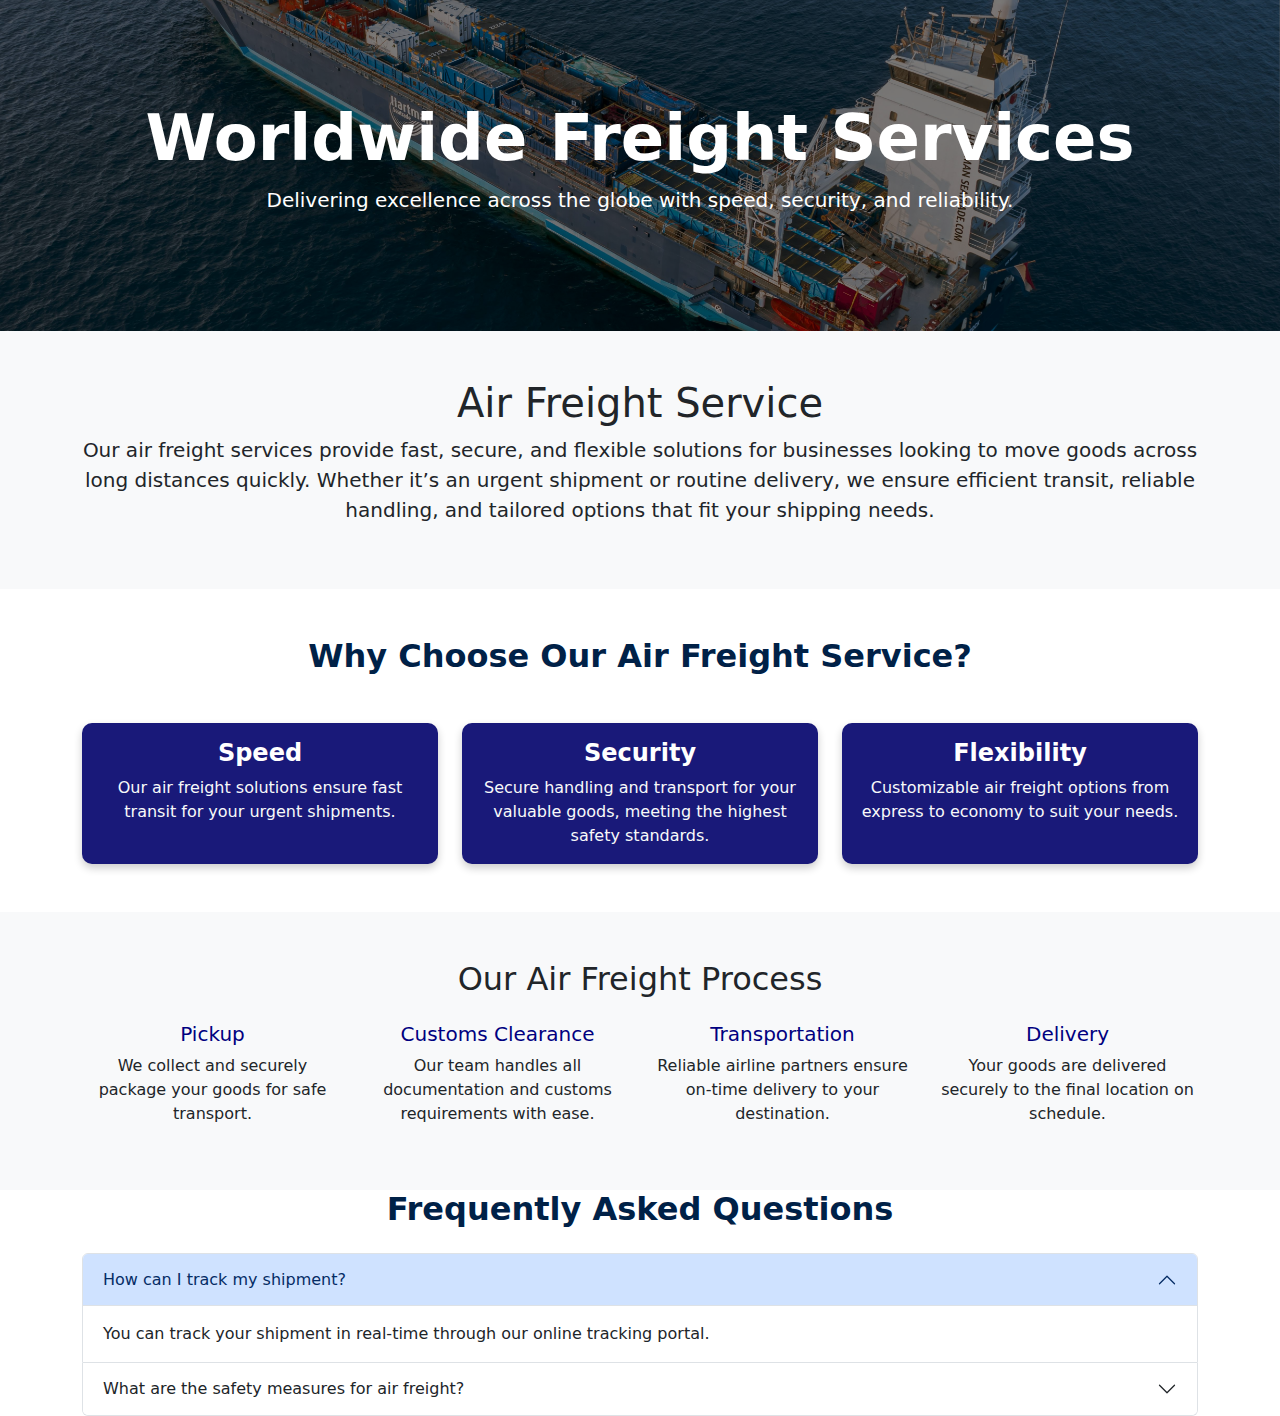
<file: air_freight.html>
<!DOCTYPE html>
<html lang="en">

<head>
    <link rel="icon" href="images/logo1.png" type="image/x-icon">
    <meta charset="utf-8">
    <meta name="viewport" content="width=device-width, initial-scale=1.0">
    <title>Air Freight Services - SLE</title>
    <link href="https://cdn.jsdelivr.net/npm/bootstrap@5.3.0-alpha1/dist/css/bootstrap.min.css" rel="stylesheet">
    <link rel="stylesheet" href="css/air_freight.css">
</head>

<body>

    <!-- Navbar -->


    <!-- Header Section with Background Image -->
    <header class="header-section text-center">
        <div class="overlay">
            <div class="container">
                <h1 class="display-4">Worldwide Freight Services</h1>
                <p class="lead">Delivering excellence across the globe with speed, security, and reliability.</p>
                <!-- <a href="contact.html" class="btn btn-primary btn-lg mt-3">Get Started!</a>
            </div> -->
            </div>
    </header>



    <!-- Intro Section -->
    <section class="intro-section text-center py-5 bg-light">
        <div class="container">
            <h1>Air Freight Service</h1>
            <p class="lead">Our air freight services provide fast, secure, and flexible solutions for businesses looking
                to move goods across long distances quickly. Whether it’s an urgent shipment or routine delivery, we
                ensure efficient transit, reliable handling, and tailored options that fit your shipping needs.</p>
        </div>
    </section>

    <!-- Services Section -->
    <section class="services-section text-center py-5">
        <div class="container">
            <h2 class="mb-5">Why Choose Our Air Freight Service?</h2>
            <div class="row g-4">
                <div class="col-md-4">
                    <div class="card service-card h-100">
                        <div class="card-body">
                            <h4 class="card-title">Speed</h4>
                            <p class="card-text">Our air freight solutions ensure fast transit for your urgent
                                shipments.</p>
                        </div>
                    </div>
                </div>
                <div class="col-md-4">
                    <div class="card service-card h-100">
                        <div class="card-body">
                            <h4 class="card-title">Security</h4>
                            <p class="card-text">Secure handling and transport for your valuable goods, meeting the
                                highest safety standards.</p>
                        </div>
                    </div>
                </div>
                <div class="col-md-4">
                    <div class="card service-card h-100">
                        <div class="card-body">
                            <h4 class="card-title">Flexibility</h4>
                            <p class="card-text">Customizable air freight options from express to economy to suit your
                                needs.</p>
                        </div>
                    </div>
                </div>
            </div>
        </div>
    </section>
    <!-- Process Section -->
    <section class="text-center bg-light py-5">
        <div class="container">
            <h2>Our Air Freight Process</h2>
            <div class="row mt-4">
                <div class="col-md-3 process-step">
                    <h5>Pickup</h5>
                    <p>We collect and securely package your goods for safe transport.</p>
                </div>
                <div class="col-md-3 process-step">
                    <h5>Customs Clearance</h5>
                    <p>Our team handles all documentation and customs requirements with ease.</p>
                </div>
                <div class="col-md-3 process-step">
                    <h5>Transportation</h5>
                    <p>Reliable airline partners ensure on-time delivery to your destination.</p>
                </div>
                <div class="col-md-3 process-step">
                    <h5>Delivery</h5>
                    <p>Your goods are delivered securely to the final location on schedule.</p>
                </div>
            </div>
        </div>
    </section>

    <!-- FAQ Section -->
    <section class="faq-section">
        <div class="container">
            <h2 class="text-center mb-4">Frequently Asked Questions</h2>
            <div class="accordion" id="faqAccordion">
                <div class="accordion-item">
                    <h2 class="accordion-header" id="faq1">
                        <button class="accordion-button" type="button" data-bs-toggle="collapse"
                            data-bs-target="#answer1" aria-expanded="true" aria-controls="answer1">
                            How can I track my shipment?
                        </button>
                    </h2>
                    <div id="answer1" class="accordion-collapse collapse show" aria-labelledby="faq1"
                        data-bs-parent="#faqAccordion">
                        <div class="accordion-body">
                            You can track your shipment in real-time through our online tracking portal.
                        </div>
                    </div>
                </div>
                <div class="accordion-item">
                    <h2 class="accordion-header" id="faq2">
                        <button class="accordion-button collapsed" type="button" data-bs-toggle="collapse"
                            data-bs-target="#answer2" aria-expanded="false" aria-controls="answer2">
                            What are the safety measures for air freight?
                        </button>
                    </h2>
                    <div id="answer2" class="accordion-collapse collapse" aria-labelledby="faq2"
                        data-bs-parent="#faqAccordion">
                        <div class="accordion-body">
                            We adhere to strict safety protocols, ensuring safe handling, packaging, and transit of your
                            goods.
                        </div>
                    </div>
                </div>
            </div>
        </div>
    </section>


    <!-- Scripts -->
    <script src="https://cdn.jsdelivr.net/npm/bootstrap@5.3.0-alpha1/dist/js/bootstrap.bundle.min.js"></script>
</body>

</html>
</file>
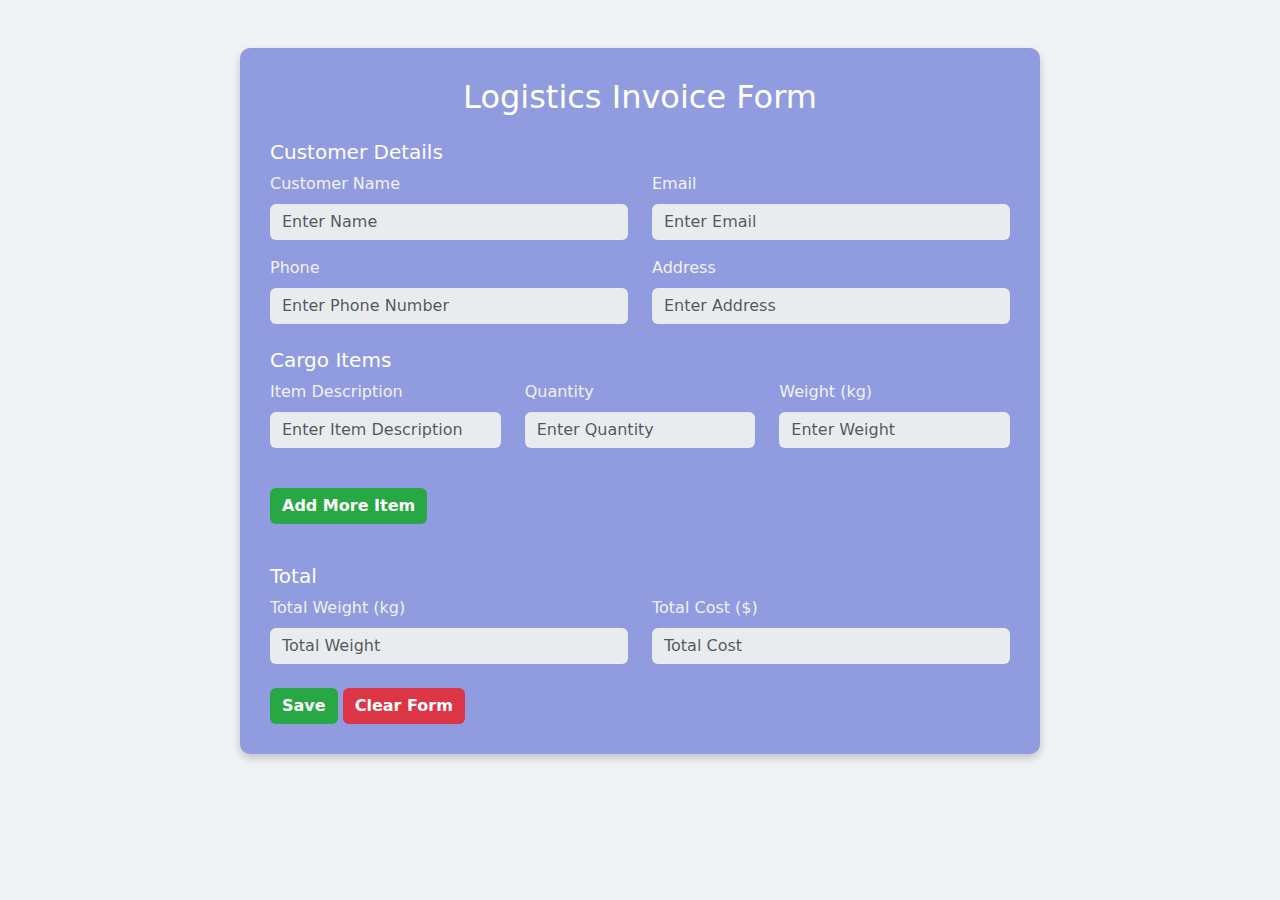
<file: invoice_form.html>
<!DOCTYPE html>
<html lang="en">

<head>
    <title>Logistics Invoice Form</title>
    <link rel="icon" href="images/logo1.png" type="image/x-icon">
    <meta charset="utf-8">
    <meta name="viewport" content="width=device-width, initial-scale=1.0">

    <link href="https://cdn.jsdelivr.net/npm/bootstrap@5.3.0-alpha1/dist/css/bootstrap.min.css" rel="stylesheet">
    <link rel="stylesheet" href="css/invoice.css">
</head>

<body>
    <div class="container my-5">
        <div class="invoice-form">
            <h2 class="text-center mb-4">Logistics Invoice Form</h2>

            <!-- Customer Details Section -->
            <div class="mb-4">
                <h5>Customer Details</h5>
                <div class="row">
                    <div class="col-md-6">
                        <label for="customerName" class="form-label">Customer Name</label>
                        <input type="text" class="form-control" id="customerName" placeholder="Enter Name" required>
                    </div>
                    <div class="col-md-6">
                        <label for="customerEmail" class="form-label">Email</label>
                        <input type="email" class="form-control" id="customerEmail" placeholder="Enter Email" required>
                    </div>
                </div>
                <div class="row mt-3">
                    <div class="col-md-6">
                        <label for="customerPhone" class="form-label">Phone</label>
                        <input type="tel" class="form-control" id="customerPhone" placeholder="Enter Phone Number"
                            required>
                    </div>
                    <div class="col-md-6">
                        <label for="customerAddress" class="form-label">Address</label>
                        <input type="text" class="form-control" id="customerAddress" placeholder="Enter Address"
                            required>
                    </div>
                </div>
            </div>

            <!-- Cargo Items Section -->
            <div id="cargoItemsSection" class="mb-4">
                <h5>Cargo Items</h5>
                <div class="row cargo-item">
                    <div class="col-md-4">
                        <label for="itemDescription" class="form-label">Item Description</label>
                        <input type="text" class="form-control itemDescription" placeholder="Enter Item Description"
                            required>
                    </div>
                    <div class="col-md-4">
                        <label for="itemQuantity" class="form-label">Quantity</label>
                        <input type="number" class="form-control itemQuantity" placeholder="Enter Quantity" required>
                    </div>
                    <div class="col-md-4">
                        <label for="itemWeight" class="form-label">Weight (kg)</label>
                        <input type="number" class="form-control itemWeight" placeholder="Enter Weight" required>
                    </div>
                </div>
            </div>

            <!-- Add More Items Button -->
            <button type="button" class="btn add-item-btn my-3" onclick="addCargoItem()">Add More Item</button>

            <!-- Total, Save, and Clear Section -->
            <div class="mt-4">
                <h5>Total</h5>
                <div class="row">
                    <div class="col-md-6">
                        <label for="totalWeight" class="form-label">Total Weight (kg)</label>
                        <input type="number" class="form-control" id="totalWeight" placeholder="Total Weight" readonly>
                    </div>
                    <div class="col-md-6">
                        <label for="totalCost" class="form-label">Total Cost ($)</label>
                        <input type="number" class="form-control" id="totalCost" placeholder="Total Cost" readonly>
                    </div>
                </div>
            </div>

            <!-- Save and Clear Buttons -->
            <div class="mt-4">
                <button type="button" class="btn save-btn" onclick="calculateTotal()">Save</button>
                <button type="button" class="btn clear-btn" onclick="clearForm()">Clear Form</button>
            </div>
        </div>
    </div>

    <script src="js/invoice.js"></script>
    <script src="https://cdn.jsdelivr.net/npm/bootstrap@5.3.0-alpha1/dist/js/bootstrap.bundle.min.js"></script>
</body>

</html>
</file>
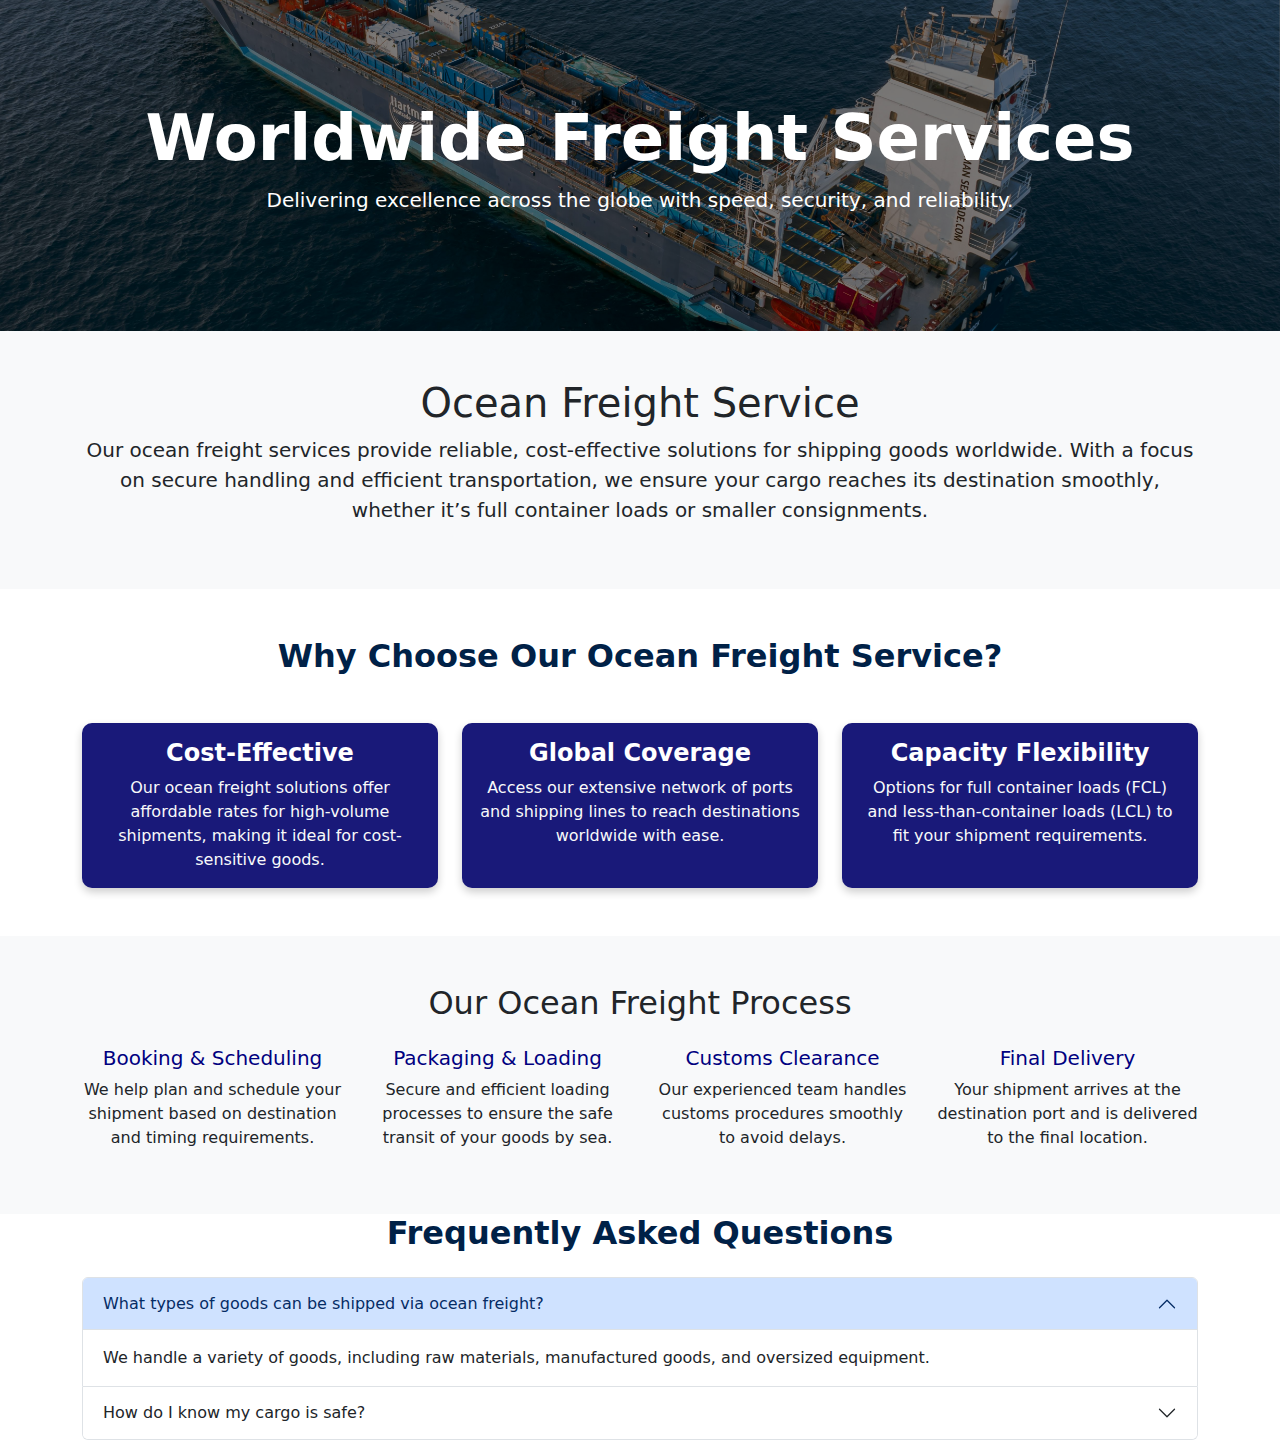
<file: ocean_freight.html>
<!DOCTYPE html>
<html lang="en">

<head>
    <link rel="icon" href="images/logo1.png" type="image/x-icon">
    <meta charset="utf-8">
    <meta name="viewport" content="width=device-width, initial-scale=1.0">
    <title>Ocean Freight Services - SLE</title>
    <link href="https://cdn.jsdelivr.net/npm/bootstrap@5.3.0-alpha1/dist/css/bootstrap.min.css" rel="stylesheet">
    <link rel="stylesheet" href="css/air_freight.css">
</head>

<body>

    <!-- Header Section with Background Image -->
    <header class="header-section text-center">
        <div class="overlay">
            <div class="container">
                <h1 class="display-4">Worldwide Freight Services</h1>
                <p class="lead">Delivering excellence across the globe with speed, security, and reliability.</p>
                <!-- <a href="contact.html" class="btn btn-primary btn-lg mt-3">Get Started!</a>
            </div> -->
            </div>
    </header>


    <!-- Intro Section -->
    <section class="intro-section text-center py-5 bg-light">
        <div class="container">
            <h1>Ocean Freight Service</h1>
            <p class="lead">Our ocean freight services provide reliable, cost-effective solutions for shipping goods
                worldwide. With a focus on secure handling and efficient transportation, we ensure your cargo reaches
                its destination smoothly, whether it’s full container loads or smaller consignments.</p>
        </div>
    </section>

    <!-- Services Section -->
    <section class="services-section text-center py-5">
        <div class="container">
            <h2 class="mb-5">Why Choose Our Ocean Freight Service?</h2>
            <div class="row g-4">
                <div class="col-md-4">
                    <div class="card service-card h-100">
                        <div class="card-body">
                            <h4 class="card-title">Cost-Effective</h4>
                            <p class="card-text">Our ocean freight solutions offer affordable rates for high-volume
                                shipments, making it ideal for cost-sensitive goods.</p>
                        </div>
                    </div>
                </div>
                <div class="col-md-4">
                    <div class="card service-card h-100">
                        <div class="card-body">
                            <h4 class="card-title">Global Coverage</h4>
                            <p class="card-text">Access our extensive network of ports and shipping lines to reach
                                destinations worldwide with ease.</p>
                        </div>
                    </div>
                </div>
                <div class="col-md-4">
                    <div class="card service-card h-100">
                        <div class="card-body">
                            <h4 class="card-title">Capacity Flexibility</h4>
                            <p class="card-text">Options for full container loads (FCL) and less-than-container loads
                                (LCL) to fit your shipment requirements.</p>
                        </div>
                    </div>
                </div>
            </div>
        </div>
    </section>

    <!-- Process Section -->
    <section class="text-center bg-light py-5">
        <div class="container">
            <h2>Our Ocean Freight Process</h2>
            <div class="row mt-4">
                <div class="col-md-3 process-step">
                    <h5>Booking & Scheduling</h5>
                    <p>We help plan and schedule your shipment based on destination and timing requirements.</p>
                </div>
                <div class="col-md-3 process-step">
                    <h5>Packaging & Loading</h5>
                    <p>Secure and efficient loading processes to ensure the safe transit of your goods by sea.</p>
                </div>
                <div class="col-md-3 process-step">
                    <h5>Customs Clearance</h5>
                    <p>Our experienced team handles customs procedures smoothly to avoid delays.</p>
                </div>
                <div class="col-md-3 process-step">
                    <h5>Final Delivery</h5>
                    <p>Your shipment arrives at the destination port and is delivered to the final location.</p>
                </div>
            </div>
        </div>
    </section>

    <!-- FAQ Section -->
    <section class="faq-section">
        <div class="container">
            <h2 class="text-center mb-4">Frequently Asked Questions</h2>
            <div class="accordion" id="faqAccordion">
                <div class="accordion-item">
                    <h2 class="accordion-header" id="faq1">
                        <button class="accordion-button" type="button" data-bs-toggle="collapse"
                            data-bs-target="#answer1" aria-expanded="true" aria-controls="answer1">
                            What types of goods can be shipped via ocean freight?
                        </button>
                    </h2>
                    <div id="answer1" class="accordion-collapse collapse show" aria-labelledby="faq1"
                        data-bs-parent="#faqAccordion">
                        <div class="accordion-body">
                            We handle a variety of goods, including raw materials, manufactured goods, and oversized
                            equipment.
                        </div>
                    </div>
                </div>
                <div class="accordion-item">
                    <h2 class="accordion-header" id="faq2">
                        <button class="accordion-button collapsed" type="button" data-bs-toggle="collapse"
                            data-bs-target="#answer2" aria-expanded="false" aria-controls="answer2">
                            How do I know my cargo is safe?
                        </button>
                    </h2>
                    <div id="answer2" class="accordion-collapse collapse" aria-labelledby="faq2"
                        data-bs-parent="#faqAccordion">
                        <div class="accordion-body">
                            We adhere to industry-standard safety protocols and partner with trusted carriers to ensure
                            secure transport.
                        </div>
                    </div>
                </div>
            </div>
        </div>
    </section>

    <script src="https://cdn.jsdelivr.net/npm/bootstrap@5.3.0-alpha1/dist/js/bootstrap.bundle.min.js"></script>
    <!-- <script src="scripts.js"></script> -->
</body>

</html>
</file>
<file: css/air_freight.css>
/* Hero Section */
.bg-dark {
    --bs-bg-opacity: 1;
    background-color: #191979 !important;
}


.hero {
    background: url('https://via.placeholder.com/1920x600?text=Air+Freight+Service') no-repeat center center;
    background-size: cover;
    color: white;
    text-align: center;
    padding: 100px 0;
}

.navbar-brand img {
    filter: brightness(0) invert(1);
    width: 100px;
    height: 80px;
}

.hero h1 {
    font-size: 3rem;
    font-weight: bold;
}

/* Services Section */
.services-section h2 {
    color: #002147;
    font-weight: bold;
}

.service-card {
    background-color: #191979;
    color: #ffffff;
    border: none;
    border-radius: 10px;
    box-shadow: 0px 4px 8px rgba(0, 0, 0, 0.2);
    transition: transform 0.3s ease, box-shadow 0.3s ease;
}

.service-card:hover {
    transform: translateY(-5px);
    box-shadow: 0px 6px 12px rgba(0, 0, 0, 0.3);
}

.service-card .card-title {
    font-size: 1.5rem;
    font-weight: 600;
    color: #ffffff;
}

.service-card .card-text {
    font-size: 1rem;
    color: #f8f9fa;
}

/* Process Section */
.process-step h5 {
    color: navy;
    transition: color 0.3s ease, transform 0.3s ease;
}

.process-step h5:hover {
    color: #28a745;
    transform: scale(1.1);
}

/* FAQ Section */
.faq-section h2 {
    color: #002147;
    font-weight: bold;
}

.header-section {
    padding: 150px 0;
    color: #fff;
}

.header-section .overlay {
    background: rgba(0, 0, 0, 0.6);
    padding: 100px 0;
}


/* Background Image for Header Section */
.header-section {
    background-image: url('../images/hero_bg_1.jpg');
    /* Update with your background image path */
    background-size: cover;
    background-position: center;
    color: white;
    position: relative;
    padding: 0px 0;
    overflow: hidden;
}

.header-section .overlay {
    background: rgba(0, 0, 0, 0.5);
    padding: 100px 0;
}

.header-section h1,
.header-section p {
    color: white;
}




.header-section h1 {
    font-size: 4rem;
    font-weight: 900;
    color: #fff;
}

/* Navbar Dropdown Hover */
.navbar-nav .dropdown:hover .dropdown-menu {
    display: block;
    margin-top: 0;
    transition: 0.5s;
}

.navbar-nav .dropdown-menu>li>a:hover {
    background: #f4f5f9;
    /* color: #25262a; */
    color: rgb(234, 233, 238);
    border-radius: 10px;
    background-color: #191979;
    transition: 0.5s;
}

/* Intro Section Spacing
.intro-section {
    /* margin-top: -50px; */
/* Adjust as needed for header spacing */
</file>
<file: css/invoice.css>
/* Styling for the form */
body {
    background-color: #f0f2f5;
}

.invoice-form {
    background-color: #919bdf;
    color: white;
    padding: 30px;
    border-radius: 10px;
    max-width: 800px;
    margin: auto;
    box-shadow: 0px 4px 8px rgba(0, 0, 0, 0.2);
}

.form-label {
    color: #f0f2f5;
}

.form-control {
    background-color: #e9ecef;
    border: none;
}

.add-item-btn,
.save-btn,
.clear-btn {
    background-color: #28a745;
    color: white;
    font-weight: bold;
    border: none;
    transition: background-color 0.3s ease;
}

.add-item-btn:hover,
.save-btn:hover,
.clear-btn:hover {
    background-color: #218838;
}

.clear-btn {
    background-color: #dc3545;
}

.clear-btn:hover {
    background-color: #c82333;
}
</file>
